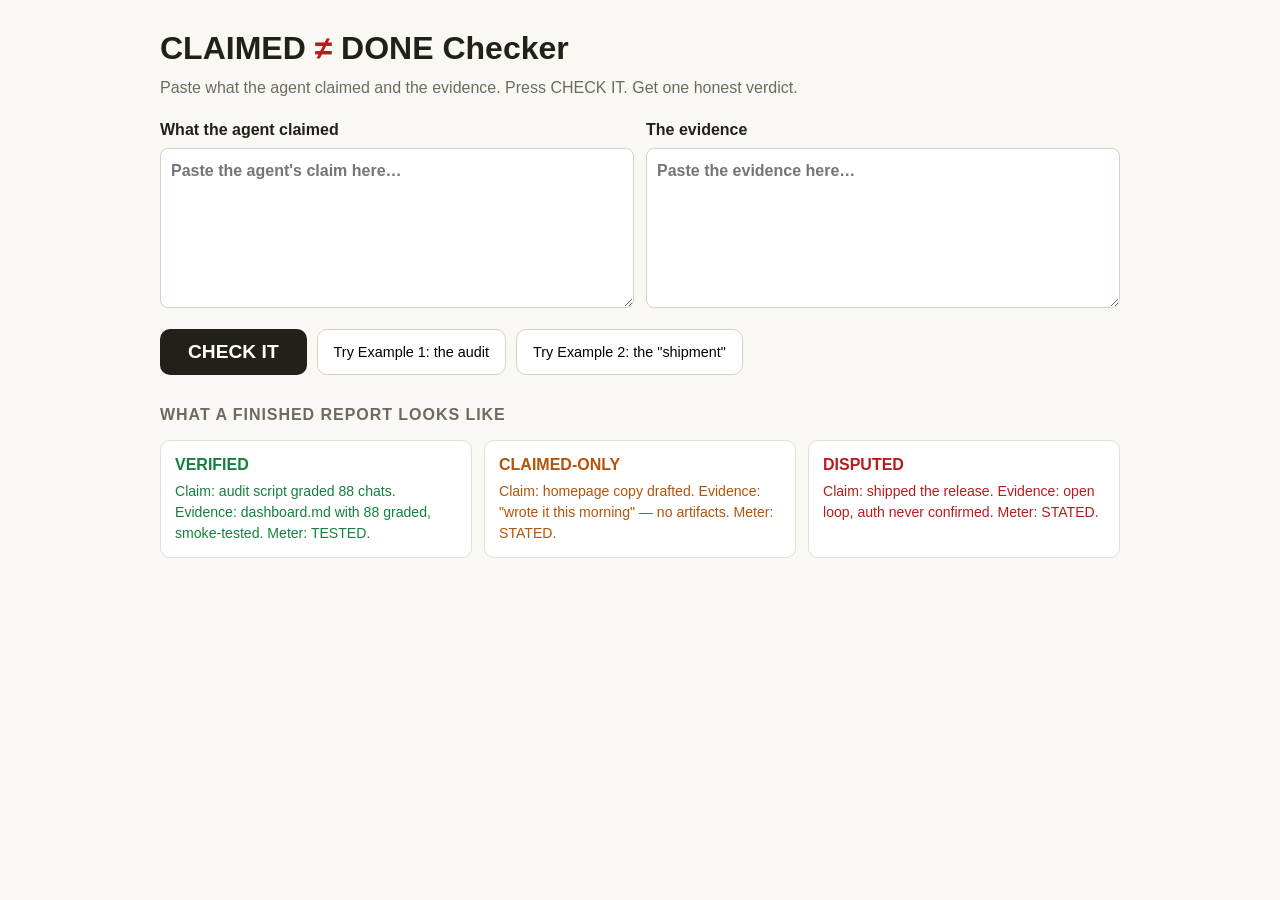
<file: index.html>
<!DOCTYPE html>
<html lang="en">
<head>
<meta charset="utf-8">
<meta name="viewport" content="width=device-width, initial-scale=1">
<title>CLAIMED ≠ DONE Checker</title>
<link rel="stylesheet" href="css/style.css">
</head>
<body>
<main>
  <h1>CLAIMED <span class="neq">≠</span> DONE Checker</h1>
  <p class="tag">Paste what the agent claimed and the evidence. Press CHECK IT. Get one honest verdict.</p>
  <div class="boxes">
    <label>What the agent claimed<textarea id="claimBox" placeholder="Paste the agent's claim here…"></textarea></label>
    <label>The evidence<textarea id="evidenceBox" placeholder="Paste the evidence here…"></textarea></label>
  </div>
  <div class="actions">
    <button id="checkBtn" type="button">CHECK IT</button>
    <button class="exampleBtn" type="button" data-example="0">Try Example 1: the audit</button>
    <button class="exampleBtn" type="button" data-example="1">Try Example 2: the "shipment"</button>
  </div>
  <section id="verdictCard" hidden>
    <p id="verdictWord"></p>
    <p id="line1"></p>
    <p id="line2"></p>
    <ul id="checklistEl"></ul>
    <div id="meterEl" class="meter"></div>
    <p id="stampEl" class="stamp"></p>
  </section>
  <section class="samples">
    <h2>What a finished report looks like</h2>
    <div class="sampleGrid">
      <article class="sample v-VERIFIED"><b>VERIFIED</b><span>Claim: audit script graded 88 chats. Evidence: dashboard.md with 88 graded, smoke-tested. Meter: TESTED.</span></article>
      <article class="sample v-CLAIMED-ONLY"><b>CLAIMED-ONLY</b><span>Claim: homepage copy drafted. Evidence: "wrote it this morning" — no artifacts. Meter: STATED.</span></article>
      <article class="sample v-DISPUTED"><b>DISPUTED</b><span>Claim: shipped the release. Evidence: open loop, auth never confirmed. Meter: STATED.</span></article>
    </div>
  </section>
</main>
<script src="js/engine.js"></script>
<script src="js/stamp.js"></script>
<script src="js/examples.js"></script>
<script src="js/adapters/registry.js"></script>
<script src="js/app.js"></script>
</body>
</html>
</file>
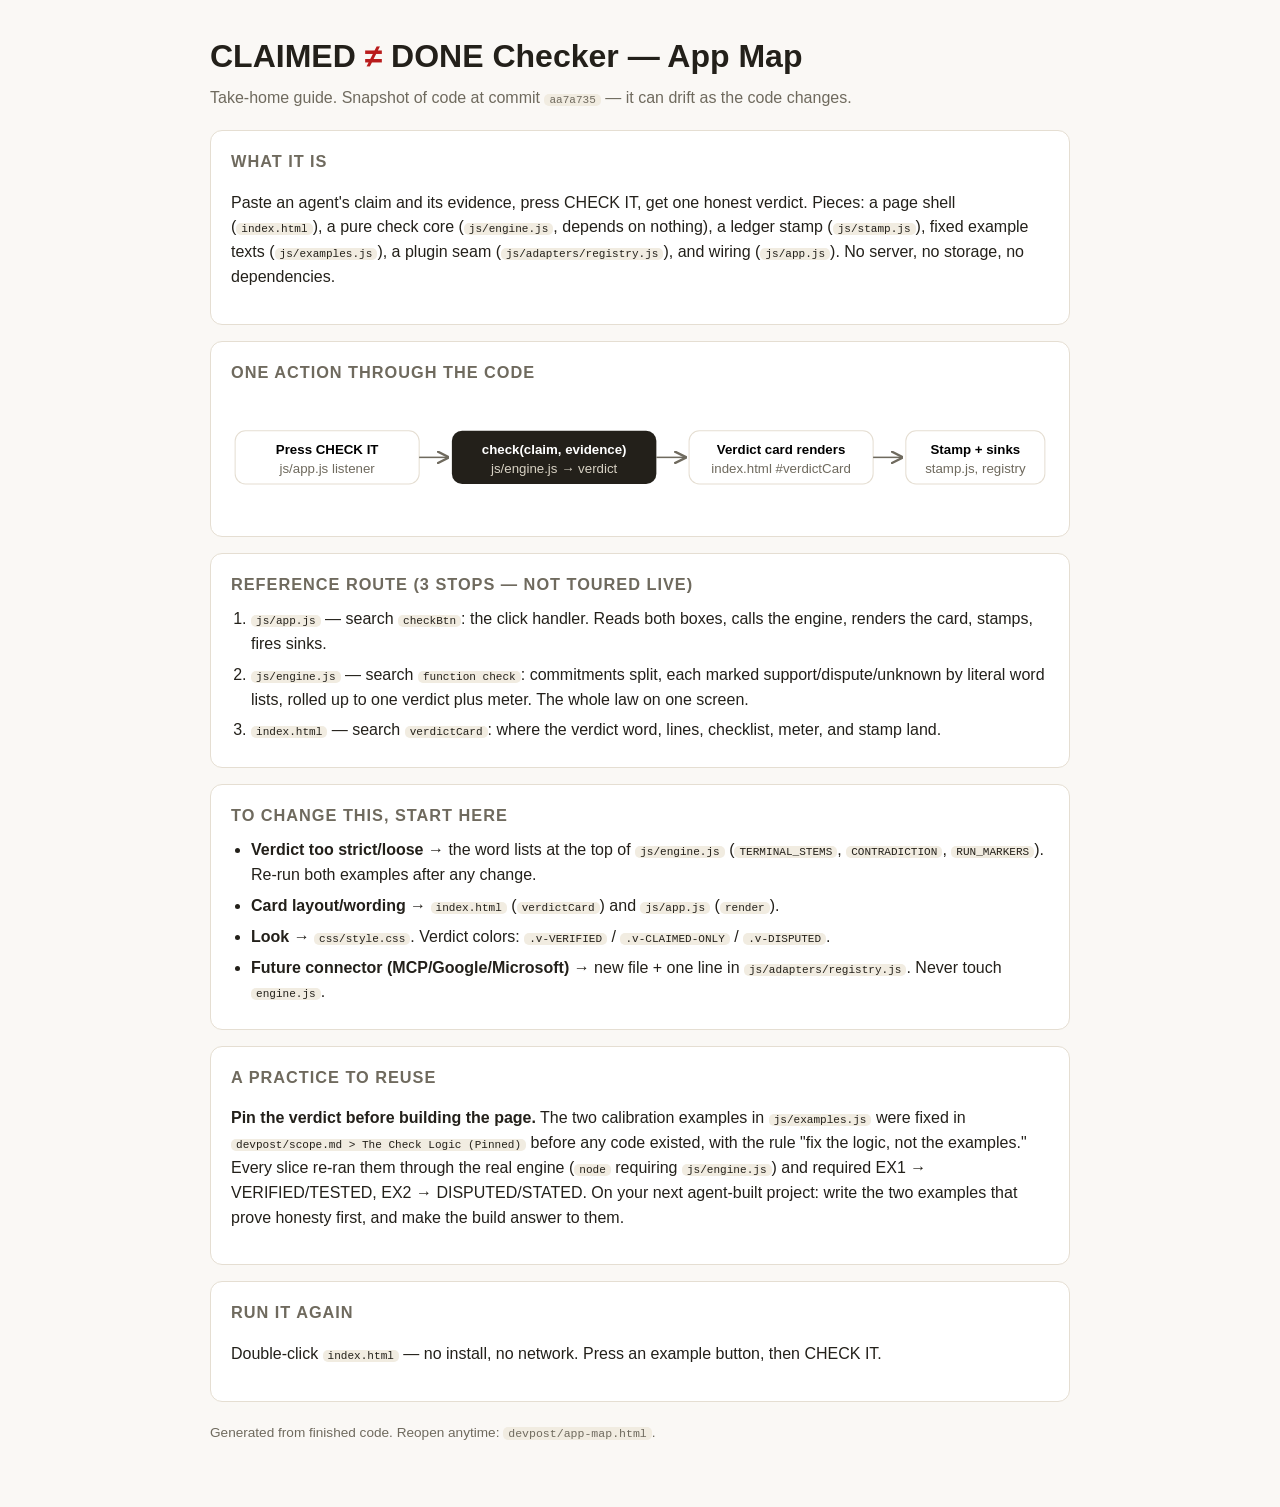
<file: devpost/app-map.html>
<!DOCTYPE html>
<html lang="en">
<head>
<meta charset="utf-8">
<meta name="viewport" content="width=device-width, initial-scale=1">
<title>Checker — App Map</title>
<style>
  :root { --bg:#FAF8F5; --ink:#23201a; --muted:#6f6a5e; --green:#15803d; --amber:#b45309; --red:#b91c1c; --card:#fff; --line:#e5ded2; }
  * { box-sizing: border-box; }
  body { background: var(--bg); color: var(--ink); font-family: -apple-system, "Segoe UI", Roboto, Helvetica, Arial, sans-serif; margin: 0; padding: 32px 20px 64px; line-height: 1.55; }
  main { max-width: 860px; margin: 0 auto; }
  h1 { margin: 0 0 4px; } h1 .neq { color: var(--red); }
  .sub { color: var(--muted); margin: 0 0 20px; }
  section { background: var(--card); border: 1px solid var(--line); border-radius: 12px; padding: 18px 20px; margin: 0 0 16px; }
  section h2 { font-size: 1.02rem; text-transform: uppercase; letter-spacing: .06em; color: var(--muted); margin: 0 0 10px; }
  svg.flow { width: 100%; height: auto; display: block; }
  code { background: #f1ece1; padding: 0 5px; border-radius: 5px; font-size: .85em; }
  ol, ul { margin: 8px 0 4px; padding-left: 20px; }
  li { margin: 6px 0; }
  footer { color: var(--muted); font-size: .85rem; margin-top: 20px; }
</style>
</head>
<body>
<main>
  <h1>CLAIMED <span class="neq">≠</span> DONE Checker — App Map</h1>
  <p class="sub">Take-home guide. Snapshot of code at commit <code>aa7a735</code> — it can drift as the code changes.</p>

  <section>
    <h2>What it is</h2>
    <p>Paste an agent's claim and its evidence, press CHECK IT, get one honest verdict. Pieces: a page shell (<code>index.html</code>), a pure check core (<code>js/engine.js</code>, depends on nothing), a ledger stamp (<code>js/stamp.js</code>), fixed example texts (<code>js/examples.js</code>), a plugin seam (<code>js/adapters/registry.js</code>), and wiring (<code>js/app.js</code>). No server, no storage, no dependencies.</p>
  </section>

  <section>
    <h2>One action through the code</h2>
    <svg class="flow" viewBox="0 0 800 120" role="img" aria-label="Press check it in app.js, engine check returns verdict, card renders in index.html">
      <defs><marker id="a" markerWidth="8" markerHeight="8" refX="7" refY="4" orient="auto"><path d="M0,0 L8,4 L0,8" fill="none" stroke="#6f6a5e" stroke-width="1.5"/></marker></defs>
      <g font-size="13" text-anchor="middle">
        <rect x="4" y="35" width="180" height="52" rx="10" fill="#fff" stroke="#e5ded2"/><text x="94" y="58" font-weight="bold">Press CHECK IT</text><text x="94" y="76" fill="#6f6a5e">js/app.js listener</text>
        <line x1="184" y1="61" x2="212" y2="61" stroke="#6f6a5e" stroke-width="1.5" marker-end="url(#a)"/>
        <rect x="216" y="35" width="200" height="52" rx="10" fill="#23201a"/><text x="316" y="58" fill="#fff" font-weight="bold">check(claim, evidence)</text><text x="316" y="76" fill="#d8d2c4">js/engine.js → verdict</text>
        <line x1="416" y1="61" x2="444" y2="61" stroke="#6f6a5e" stroke-width="1.5" marker-end="url(#a)"/>
        <rect x="448" y="35" width="180" height="52" rx="10" fill="#fff" stroke="#e5ded2"/><text x="538" y="58" font-weight="bold">Verdict card renders</text><text x="538" y="76" fill="#6f6a5e">index.html #verdictCard</text>
        <line x1="628" y1="61" x2="656" y2="61" stroke="#6f6a5e" stroke-width="1.5" marker-end="url(#a)"/>
        <rect x="660" y="35" width="136" height="52" rx="10" fill="#fff" stroke="#e5ded2"/><text x="728" y="58" font-weight="bold">Stamp + sinks</text><text x="728" y="76" fill="#6f6a5e">stamp.js, registry</text>
      </g>
    </svg>
  </section>

  <section>
    <h2>Reference route (3 stops — not toured live)</h2>
    <ol>
      <li><code>js/app.js</code> — search <code>checkBtn</code>: the click handler. Reads both boxes, calls the engine, renders the card, stamps, fires sinks.</li>
      <li><code>js/engine.js</code> — search <code>function check</code>: commitments split, each marked support/dispute/unknown by literal word lists, rolled up to one verdict plus meter. The whole law on one screen.</li>
      <li><code>index.html</code> — search <code>verdictCard</code>: where the verdict word, lines, checklist, meter, and stamp land.</li>
    </ol>
  </section>

  <section>
    <h2>To change this, start here</h2>
    <ul>
      <li><b>Verdict too strict/loose</b> → the word lists at the top of <code>js/engine.js</code> (<code>TERMINAL_STEMS</code>, <code>CONTRADICTION</code>, <code>RUN_MARKERS</code>). Re-run both examples after any change.</li>
      <li><b>Card layout/wording</b> → <code>index.html</code> (<code>verdictCard</code>) and <code>js/app.js</code> (<code>render</code>).</li>
      <li><b>Look</b> → <code>css/style.css</code>. Verdict colors: <code>.v-VERIFIED</code> / <code>.v-CLAIMED-ONLY</code> / <code>.v-DISPUTED</code>.</li>
      <li><b>Future connector (MCP/Google/Microsoft)</b> → new file + one line in <code>js/adapters/registry.js</code>. Never touch <code>engine.js</code>.</li>
    </ul>
  </section>

  <section>
    <h2>A practice to reuse</h2>
    <p><b>Pin the verdict before building the page.</b> The two calibration examples in <code>js/examples.js</code> were fixed in <code>devpost/scope.md &gt; The Check Logic (Pinned)</code> before any code existed, with the rule "fix the logic, not the examples." Every slice re-ran them through the real engine (<code>node</code> requiring <code>js/engine.js</code>) and required EX1 → VERIFIED/TESTED, EX2 → DISPUTED/STATED. On your next agent-built project: write the two examples that prove honesty first, and make the build answer to them.</p>
  </section>

  <section>
    <h2>Run it again</h2>
    <p>Double-click <code>index.html</code> — no install, no network. Press an example button, then CHECK IT.</p>
  </section>

  <footer>Generated from finished code. Reopen anytime: <code>devpost/app-map.html</code>.</footer>
</main>
</body>
</html>
</file>
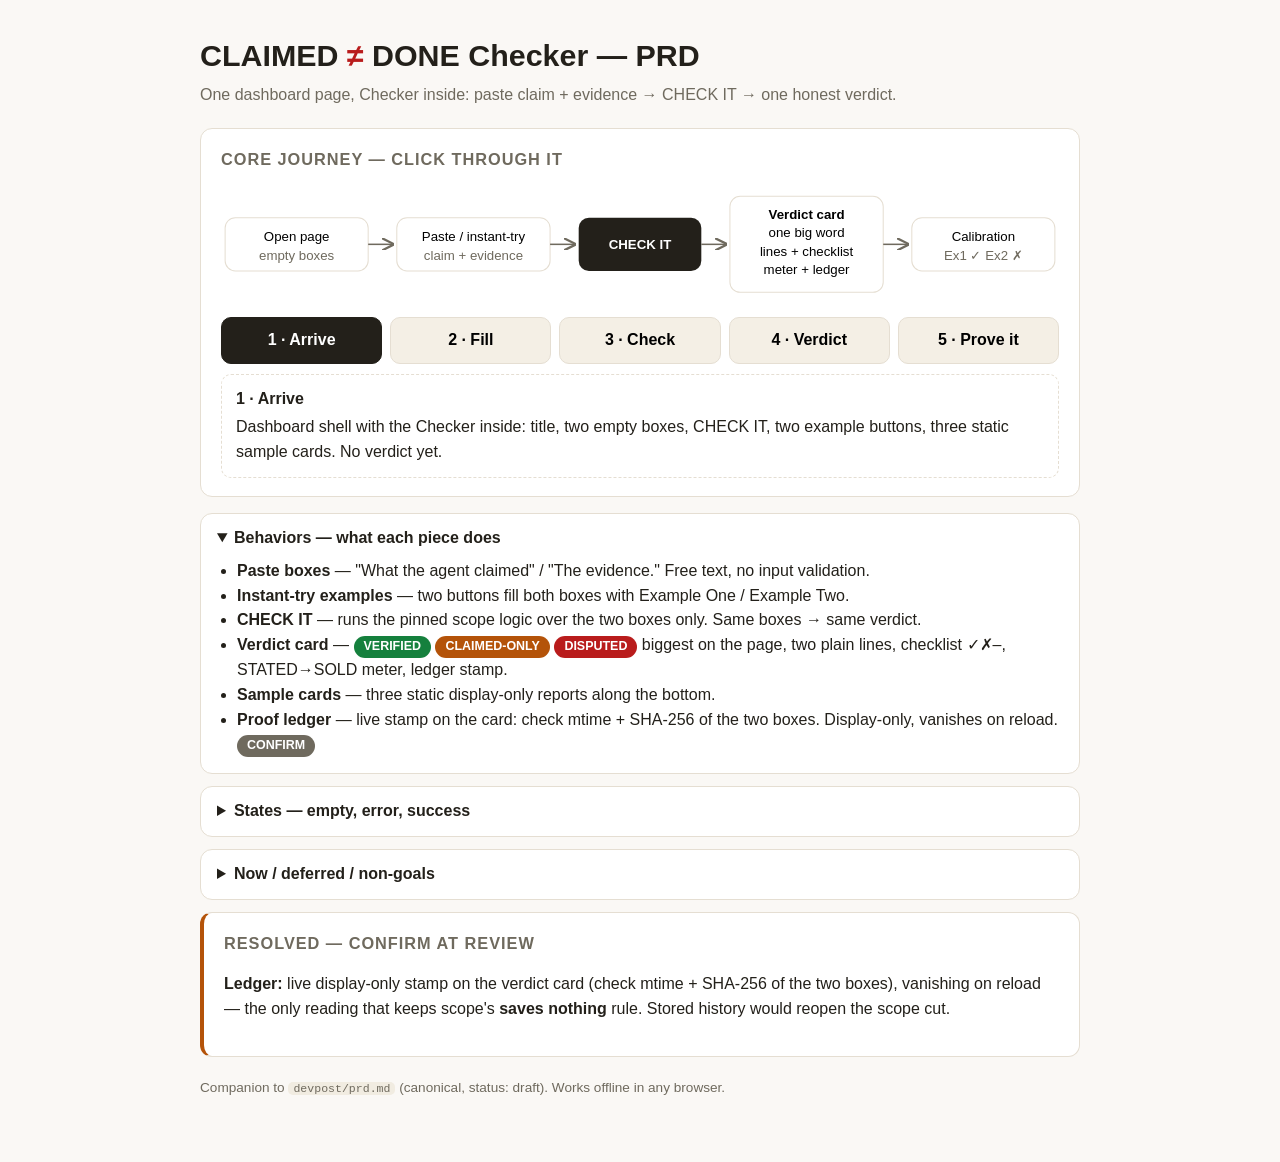
<file: devpost/prd.html>
<!DOCTYPE html>
<html lang="en">
<head>
<meta charset="utf-8">
<meta name="viewport" content="width=device-width, initial-scale=1">
<title>Checker — PRD</title>
<style>
  :root { --bg:#FAF8F5; --ink:#23201a; --muted:#6f6a5e; --green:#15803d; --amber:#b45309; --red:#b91c1c; --card:#fff; --line:#e5ded2; }
  * { box-sizing: border-box; }
  body { background: var(--bg); color: var(--ink); font-family: -apple-system, "Segoe UI", Roboto, Helvetica, Arial, sans-serif; margin: 0; padding: 32px 20px 64px; line-height: 1.55; }
  main { max-width: 880px; margin: 0 auto; }
  h1 { font-size: 1.9rem; margin: 0 0 4px; }
  h1 .neq { color: var(--red); }
  .one-line { color: var(--muted); margin: 0 0 20px; }
  section { background: var(--card); border: 1px solid var(--line); border-radius: 12px; padding: 18px 20px; margin: 0 0 16px; }
  section h2 { font-size: 1.02rem; text-transform: uppercase; letter-spacing: .06em; color: var(--muted); margin: 0 0 10px; }
  svg.flow { width: 100%; height: auto; display: block; }
  .steps { display: flex; gap: 8px; margin: 12px 0 4px; flex-wrap: wrap; }
  .steps button { flex: 1 1 120px; border: 1px solid var(--line); background: #f4efe5; border-radius: 10px; padding: 10px; cursor: pointer; font: inherit; font-weight: 700; }
  .steps button.on { background: var(--ink); color: #fff; border-color: var(--ink); }
  #stepbody { border: 1px dashed var(--line); border-radius: 10px; padding: 12px 14px; margin-top: 10px; min-height: 76px; }
  #stepbody b { display: block; margin-bottom: 4px; }
  details { background: var(--card); border: 1px solid var(--line); border-radius: 12px; padding: 12px 16px; margin: 0 0 12px; }
  summary { cursor: pointer; font-weight: 700; }
  details ul { margin: 8px 0 4px; padding-left: 20px; }
  .pill { display: inline-block; border-radius: 999px; padding: 1px 10px; font-size: .78rem; font-weight: 700; color: #fff; }
  .g { background: var(--green); } .a { background: var(--amber); } .r { background: var(--red); } .n { background: var(--muted); }
  .open { border-left: 4px solid var(--amber); }
  footer { color: var(--muted); font-size: .85rem; margin-top: 20px; }
  code { background: #f1ece1; padding: 0 5px; border-radius: 5px; font-size: .85em; }
</style>
</head>
<body>
<main>
  <h1>CLAIMED <span class="neq">≠</span> DONE Checker — PRD</h1>
  <p class="one-line">One dashboard page, Checker inside: paste claim + evidence → CHECK IT → one honest verdict.</p>

  <section>
    <h2>Core journey — click through it</h2>
    <svg class="flow" viewBox="0 0 820 120" role="img" aria-label="Journey: open page, fill boxes, press check it, read verdict card, calibration examples pass">
      <defs><marker id="a" markerWidth="8" markerHeight="8" refX="7" refY="4" orient="auto"><path d="M0,0 L8,4 L0,8" fill="none" stroke="#6f6a5e" stroke-width="1.5"/></marker></defs>
      <g font-size="13" text-anchor="middle">
        <rect x="4" y="35" width="140" height="52" rx="10" fill="#fff" stroke="#e5ded2"/><text x="74" y="58">Open page</text><text x="74" y="76" fill="#6f6a5e">empty boxes</text>
        <line x1="144" y1="61" x2="168" y2="61" stroke="#6f6a5e" stroke-width="1.5" marker-end="url(#a)"/>
        <rect x="172" y="35" width="150" height="52" rx="10" fill="#fff" stroke="#e5ded2"/><text x="247" y="58">Paste / instant-try</text><text x="247" y="76" fill="#6f6a5e">claim + evidence</text>
        <line x1="322" y1="61" x2="346" y2="61" stroke="#6f6a5e" stroke-width="1.5" marker-end="url(#a)"/>
        <rect x="350" y="35" width="120" height="52" rx="10" fill="#23201a"/><text x="410" y="66" fill="#fff" font-weight="bold">CHECK IT</text>
        <line x1="470" y1="61" x2="494" y2="61" stroke="#6f6a5e" stroke-width="1.5" marker-end="url(#a)"/>
        <rect x="498" y="14" width="150" height="94" rx="10" fill="#fff" stroke="#e5ded2"/><text x="573" y="36" font-weight="bold">Verdict card</text><text x="573" y="54">one big word</text><text x="573" y="72">lines + checklist</text><text x="573" y="90">meter + ledger</text>
        <line x1="648" y1="61" x2="672" y2="61" stroke="#6f6a5e" stroke-width="1.5" marker-end="url(#a)"/>
        <rect x="676" y="35" width="140" height="52" rx="10" fill="#fff" stroke="#e5ded2"/><text x="746" y="58">Calibration</text><text x="746" y="76" fill="#6f6a5e">Ex1 ✓ Ex2 ✗</text>
      </g>
    </svg>
    <div class="steps">
      <button data-s="0" class="on">1 · Arrive</button>
      <button data-s="1">2 · Fill</button>
      <button data-s="2">3 · Check</button>
      <button data-s="3">4 · Verdict</button>
      <button data-s="4">5 · Prove it</button>
    </div>
    <div id="stepbody"><b>1 · Arrive</b>Dashboard shell with the Checker inside: title, two empty boxes, CHECK IT, two example buttons, three static sample cards. No verdict yet.</div>
  </section>

  <details open>
    <summary>Behaviors — what each piece does</summary>
    <ul>
      <li><b>Paste boxes</b> — "What the agent claimed" / "The evidence." Free text, no input validation.</li>
      <li><b>Instant-try examples</b> — two buttons fill both boxes with Example One / Example Two.</li>
      <li><b>CHECK IT</b> — runs the pinned scope logic over the two boxes only. Same boxes → same verdict.</li>
      <li><b>Verdict card</b> — <span class="pill g">VERIFIED</span> <span class="pill a">CLAIMED-ONLY</span> <span class="pill r">DISPUTED</span> biggest on the page, two plain lines, checklist ✓✗–, STATED→SOLD meter, ledger stamp.</li>
      <li><b>Sample cards</b> — three static display-only reports along the bottom.</li>
      <li><b>Proof ledger</b> — live stamp on the card: check mtime + SHA-256 of the two boxes. Display-only, vanishes on reload. <span class="pill n">CONFIRM</span></li>
    </ul>
  </details>

  <details>
    <summary>States — empty, error, success</summary>
    <ul>
      <li><b>First use:</b> empty boxes, no card. <span class="pill n">ASSUMPTION</span> card appears only after first check.</li>
      <li><b>Empty + CHECK IT:</b> <span class="pill n">ASSUMPTION</span> CLAIMED-ONLY with empty checklist.</li>
      <li><b>Success:</b> one of the three verdicts, full card. Calibration: Ex1 → VERIFIED/TESTED, Ex2 → DISPUTED/STATED.</li>
      <li><b>Persists:</b> nothing — unless the ledger answer changes it.</li>
    </ul>
  </details>

  <details>
    <summary>Now / deferred / non-goals</summary>
    <ul>
      <li><b>Now:</b> one dashboard page, Checker inside, pinned logic, calibration passing.</li>
      <li><b>Deferred:</b> working group chat + seats + whiteboard, agent purposes (call/text/email/market/book), accounts, history, AI judgment.</li>
      <li><b>Shell direction:</b> one clean group chat; every agent its own color and shape — its own star.</li>
      <li><b>Non-goals:</b> 3D walkthrough, scores/percentages, legal proof.</li>
    </ul>
  </details>

  <section class="open">
    <h2>Resolved — confirm at review</h2>
    <p><b>Ledger:</b> live display-only stamp on the verdict card (check mtime + SHA-256 of the two boxes), vanishing on reload — the only reading that keeps scope's <b>saves nothing</b> rule. Stored history would reopen the scope cut.</p>
  </section>

  <footer>Companion to <code>devpost/prd.md</code> (canonical, status: draft). Works offline in any browser.</footer>
</main>
<script>
  var steps = [
    ["1 · Arrive", "Dashboard shell with the Checker inside: title, two empty boxes, CHECK IT, two example buttons, three static sample cards. No verdict yet."],
    ["2 · Fill", "Paste claim + evidence, or press an instant-try button to fill both boxes with a full example."],
    ["3 · Check", "CHECK IT runs the pinned logic: split claim into commitments, mark each ✓/✗/–, roll up to one verdict, fill the meter."],
    ["4 · Verdict", "Giant card: verdict word biggest in green/amber/red, two plain lines, checklist, meter, ledger stamp."],
    ["5 · Prove it", "Calibration lock: Example One → VERIFIED at TESTED. Example Two → DISPUTED at STATED. The demo."]
  ];
  var btns = document.querySelectorAll(".steps button"), body = document.getElementById("stepbody");
  btns.forEach(function (b) {
    b.addEventListener("click", function () {
      btns.forEach(function (x) { x.classList.remove("on"); });
      b.classList.add("on");
      var s = steps[+b.dataset.s];
      body.innerHTML = "<b>" + s[0] + "</b>" + s[1];
    });
  });
</script>
</body>
</html>
</file>
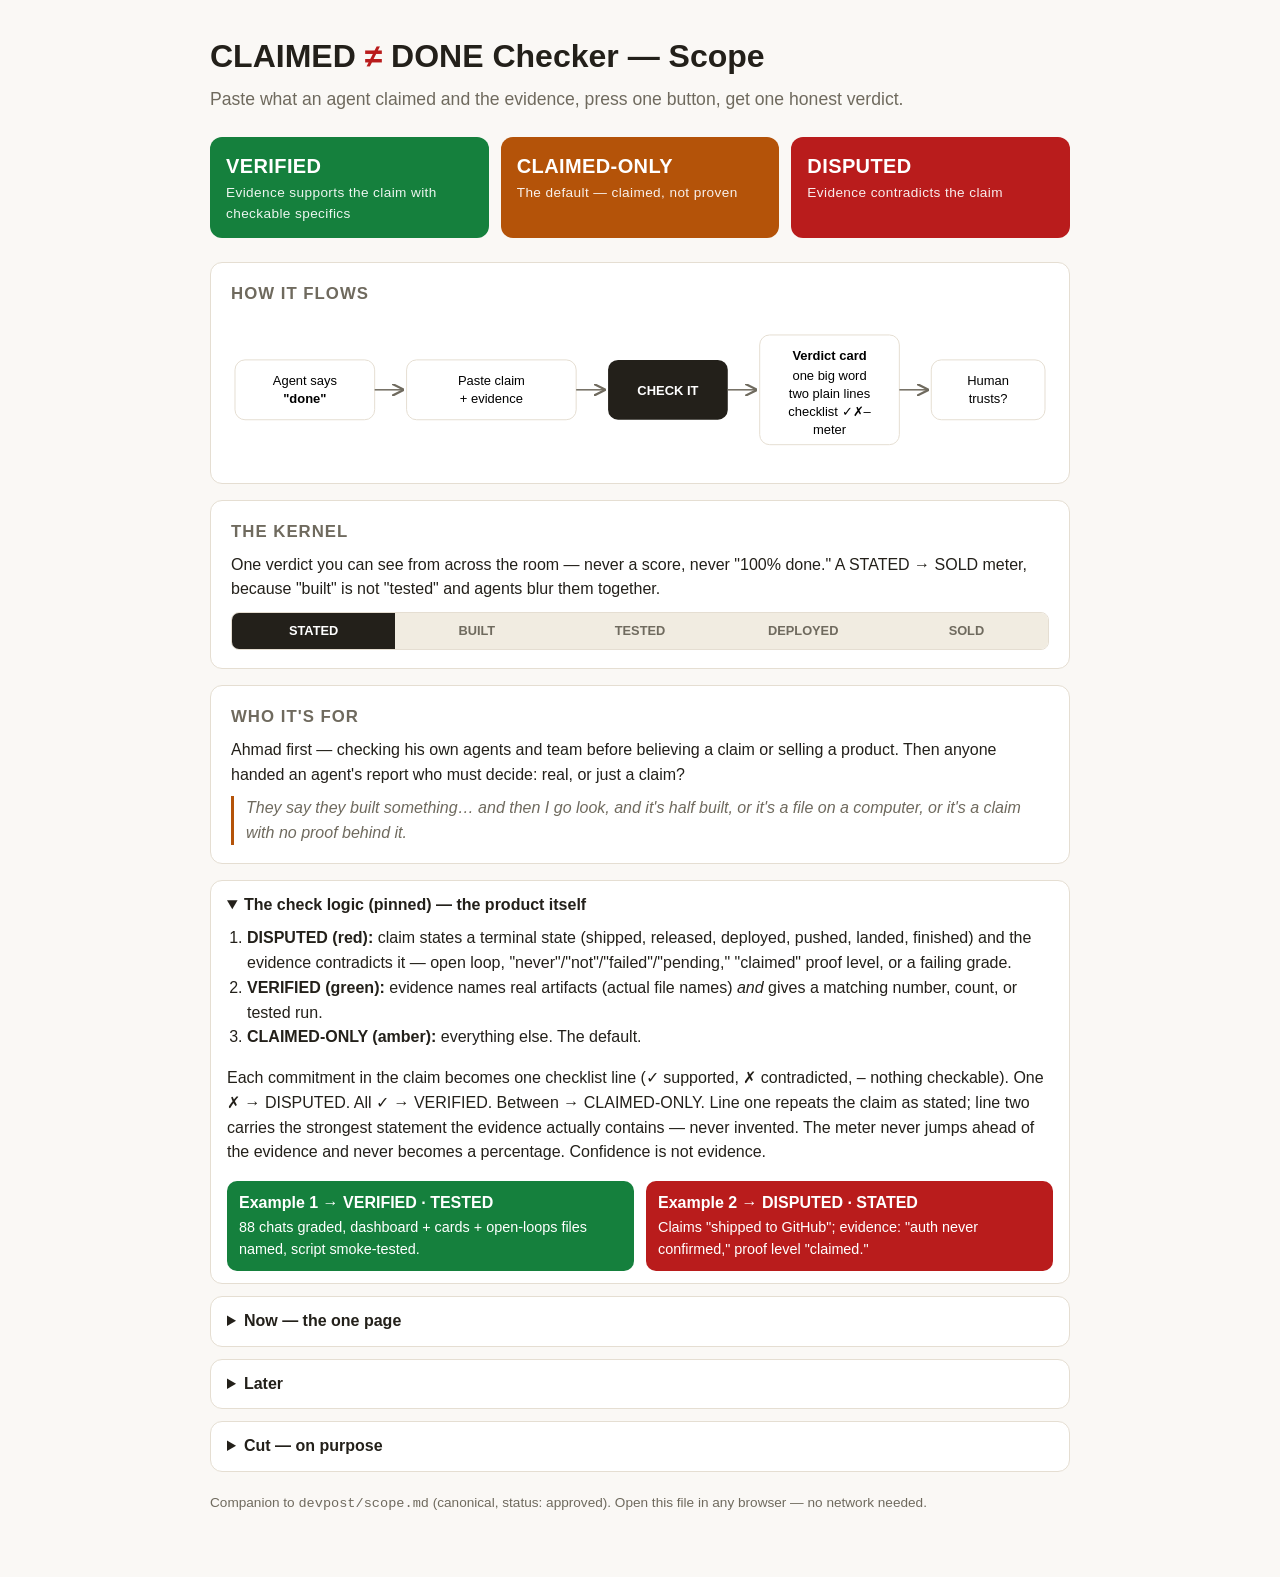
<file: devpost/scope.html>
<!DOCTYPE html>
<html lang="en">
<head>
<meta charset="utf-8">
<meta name="viewport" content="width=device-width, initial-scale=1">
<title>CLAIMED ≠ DONE Checker — Scope</title>
<style>
  :root { --bg:#FAF8F5; --ink:#23201a; --muted:#6f6a5e; --green:#15803d; --amber:#b45309; --red:#b91c1c; --card:#fff; --line:#e5ded2; }
  * { box-sizing: border-box; }
  body { background: var(--bg); color: var(--ink); font-family: -apple-system, "Segoe UI", Roboto, Helvetica, Arial, sans-serif; margin: 0; padding: 32px 20px 64px; line-height: 1.55; }
  main { max-width: 860px; margin: 0 auto; }
  h1 { font-size: 2rem; margin: 0 0 4px; }
  h1 .neq { color: var(--red); }
  .one-line { color: var(--muted); font-size: 1.1rem; margin: 0 0 24px; }
  .verdicts { display: flex; gap: 12px; flex-wrap: wrap; margin: 0 0 24px; }
  .verdict { flex: 1 1 200px; border-radius: 12px; padding: 14px 16px; color: #fff; font-weight: 700; font-size: 1.25rem; letter-spacing: .02em; }
  .verdict small { display: block; font-weight: 400; font-size: .85rem; opacity: .92; }
  .v { background: var(--green); } .c { background: var(--amber); } .d { background: var(--red); }
  section { background: var(--card); border: 1px solid var(--line); border-radius: 12px; padding: 18px 20px; margin: 0 0 16px; }
  section h2 { font-size: 1.05rem; text-transform: uppercase; letter-spacing: .06em; color: var(--muted); margin: 0 0 8px; }
  section p { margin: 0 0 8px; }
  blockquote { margin: 8px 0 0; padding-left: 12px; border-left: 3px solid var(--amber); color: var(--muted); font-style: italic; }
  svg.flow { width: 100%; height: auto; display: block; }
  details { background: var(--card); border: 1px solid var(--line); border-radius: 12px; padding: 12px 16px; margin: 0 0 12px; }
  summary { cursor: pointer; font-weight: 700; }
  details ol, details ul { margin: 8px 0 4px; padding-left: 20px; }
  .meter { display: flex; gap: 0; margin-top: 10px; border-radius: 8px; overflow: hidden; border: 1px solid var(--line); font-size: .8rem; font-weight: 700; text-align: center; }
  .meter span { flex: 1; padding: 8px 4px; background: #f1ece1; color: var(--muted); }
  .meter span.hit { background: var(--ink); color: #fff; }
  .cal { display: grid; grid-template-columns: 1fr 1fr; gap: 12px; margin-top: 8px; }
  .cal div { border-radius: 10px; padding: 10px 12px; color: #fff; font-size: .9rem; }
  .cal b { display: block; font-size: 1rem; }
  footer { color: var(--muted); font-size: .85rem; margin-top: 20px; }
</style>
</head>
<body>
<main>
  <h1>CLAIMED <span class="neq">≠</span> DONE Checker — Scope</h1>
  <p class="one-line">Paste what an agent claimed and the evidence, press one button, get one honest verdict.</p>

  <div class="verdicts">
    <div class="verdict v">VERIFIED<small>Evidence supports the claim with checkable specifics</small></div>
    <div class="verdict c">CLAIMED-ONLY<small>The default — claimed, not proven</small></div>
    <div class="verdict d">DISPUTED<small>Evidence contradicts the claim</small></div>
  </div>

  <section>
    <h2>How it flows</h2>
    <svg class="flow" viewBox="0 0 820 150" role="img" aria-label="Flow: agent says done, human pastes claim and evidence, presses check it, reads verdict card and meter">
      <defs><marker id="a" markerWidth="8" markerHeight="8" refX="7" refY="4" orient="auto"><path d="M0,0 L8,4 L0,8" fill="none" stroke="#6f6a5e" stroke-width="1.5"/></marker></defs>
      <g font-family="inherit" font-size="13" text-anchor="middle">
        <rect x="4" y="45" width="140" height="60" rx="10" fill="#fff" stroke="#e5ded2"/>
        <text x="74" y="70">Agent says</text><text x="74" y="88" font-weight="bold">"done"</text>
        <line x1="144" y1="75" x2="172" y2="75" stroke="#6f6a5e" stroke-width="1.5" marker-end="url(#a)"/>
        <rect x="176" y="45" width="170" height="60" rx="10" fill="#fff" stroke="#e5ded2"/>
        <text x="261" y="70">Paste claim</text><text x="261" y="88">+ evidence</text>
        <line x1="346" y1="75" x2="374" y2="75" stroke="#6f6a5e" stroke-width="1.5" marker-end="url(#a)"/>
        <rect x="378" y="45" width="120" height="60" rx="10" fill="#23201a"/>
        <text x="438" y="80" fill="#fff" font-weight="bold">CHECK IT</text>
        <line x1="498" y1="75" x2="526" y2="75" stroke="#6f6a5e" stroke-width="1.5" marker-end="url(#a)"/>
        <rect x="530" y="20" width="140" height="110" rx="10" fill="#fff" stroke="#e5ded2"/>
        <text x="600" y="45" font-weight="bold">Verdict card</text>
        <text x="600" y="65">one big word</text><text x="600" y="83">two plain lines</text><text x="600" y="101">checklist ✓✗–</text><text x="600" y="119">meter</text>
        <line x1="670" y1="75" x2="698" y2="75" stroke="#6f6a5e" stroke-width="1.5" marker-end="url(#a)"/>
        <rect x="702" y="45" width="114" height="60" rx="10" fill="#fff" stroke="#e5ded2"/>
        <text x="759" y="70">Human</text><text x="759" y="88">trusts?</text>
      </g>
    </svg>
  </section>

  <section>
    <h2>The kernel</h2>
    <p>One verdict you can see from across the room — never a score, never "100% done." A STATED → SOLD meter, because "built" is not "tested" and agents blur them together.</p>
    <div class="meter"><span class="hit">STATED</span><span>BUILT</span><span>TESTED</span><span>DEPLOYED</span><span>SOLD</span></div>
  </section>

  <section>
    <h2>Who it's for</h2>
    <p>Ahmad first — checking his own agents and team before believing a claim or selling a product. Then anyone handed an agent's report who must decide: real, or just a claim?</p>
    <blockquote>They say they built something… and then I go look, and it's half built, or it's a file on a computer, or it's a claim with no proof behind it.</blockquote>
  </section>

  <details open>
    <summary>The check logic (pinned) — the product itself</summary>
    <ol>
      <li><b>DISPUTED (red):</b> claim states a terminal state (shipped, released, deployed, pushed, landed, finished) and the evidence contradicts it — open loop, "never"/"not"/"failed"/"pending," "claimed" proof level, or a failing grade.</li>
      <li><b>VERIFIED (green):</b> evidence names real artifacts (actual file names) <i>and</i> gives a matching number, count, or tested run.</li>
      <li><b>CLAIMED-ONLY (amber):</b> everything else. The default.</li>
    </ol>
    <p>Each commitment in the claim becomes one checklist line (✓ supported, ✗ contradicted, – nothing checkable). One ✗ → DISPUTED. All ✓ → VERIFIED. Between → CLAIMED-ONLY. Line one repeats the claim as stated; line two carries the strongest statement the evidence actually contains — never invented. The meter never jumps ahead of the evidence and never becomes a percentage. Confidence is not evidence.</p>
    <div class="cal">
      <div class="v"><b>Example 1 → VERIFIED · TESTED</b>88 chats graded, dashboard + cards + open-loops files named, script smoke-tested.</div>
      <div class="d"><b>Example 2 → DISPUTED · STATED</b>Claims "shipped to GitHub"; evidence: "auth never confirmed," proof level "claimed."</div>
    </div>
  </details>

  <details>
    <summary>Now — the one page</summary>
    <ul>
      <li>Two paste boxes, one CHECK IT button, one giant verdict card</li>
      <li>Two pre-loaded instant-try examples, three static sample report cards</li>
      <li>Deterministic visible check logic — the pinned rules above</li>
    </ul>
  </details>

  <details>
    <summary>Later</summary>
    <ul><li>Everything the law grows into — Showfront, the Closer, the harness. Not today.</li></ul>
  </details>

  <details>
    <summary>Cut — on purpose</summary>
    <ul>
      <li>No accounts, sign-in, database, saved history</li>
      <li>No extra pages, no settings</li>
      <li>No AI judgment, no legal proof — a visible check, not a courtroom</li>
    </ul>
  </details>

  <footer>Companion to <code>devpost/scope.md</code> (canonical, status: approved). Open this file in any browser — no network needed.</footer>
</main>
</body>
</html>
</file>
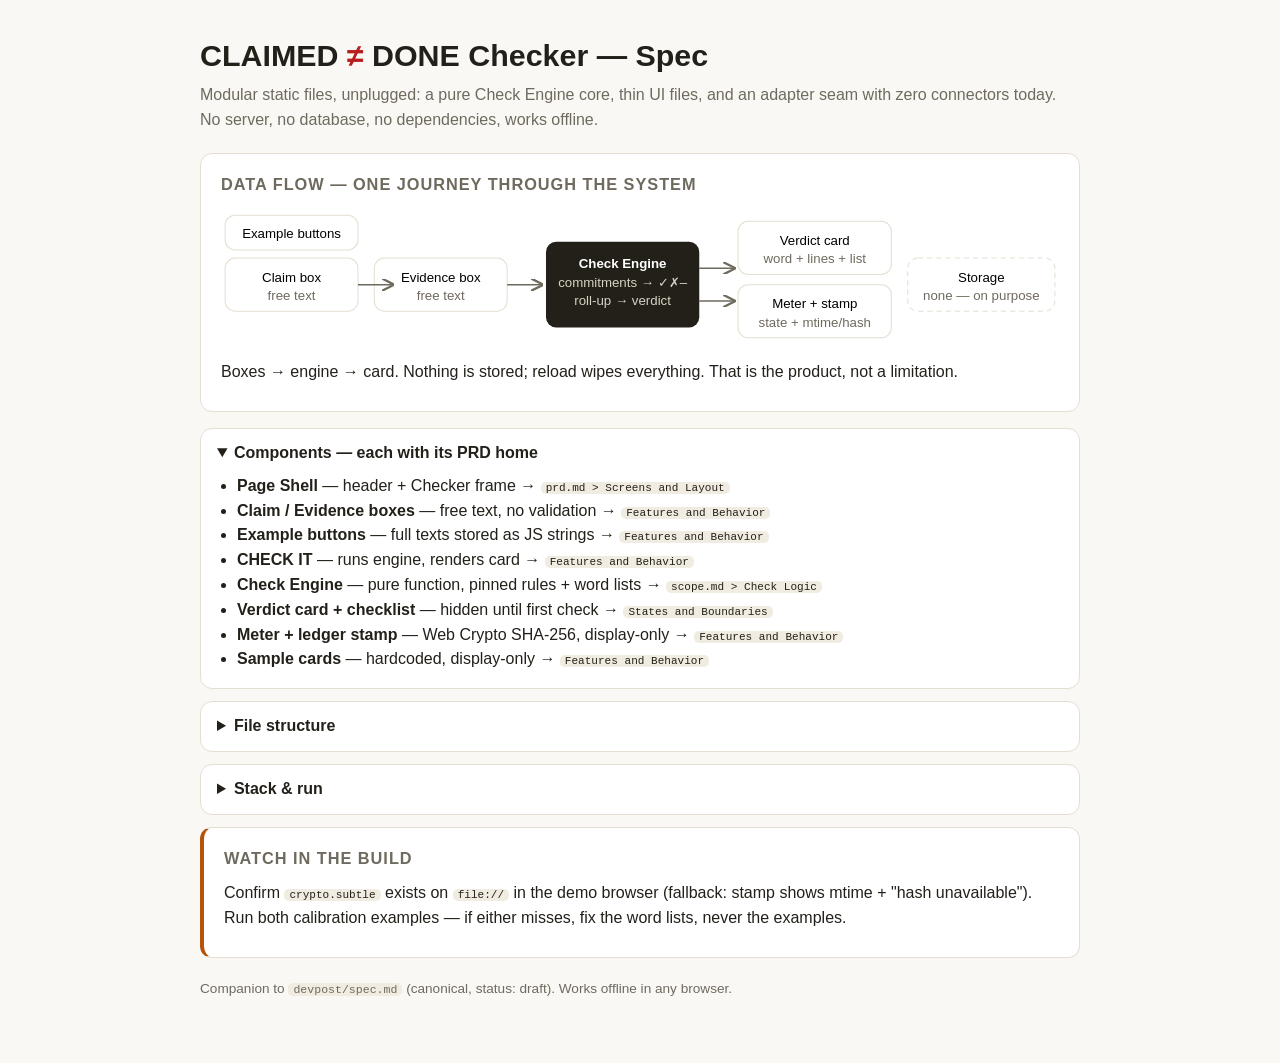
<file: devpost/spec.html>
<!DOCTYPE html>
<html lang="en">
<head>
<meta charset="utf-8">
<meta name="viewport" content="width=device-width, initial-scale=1">
<title>Checker — Spec</title>
<style>
  :root { --bg:#FAF8F5; --ink:#23201a; --muted:#6f6a5e; --green:#15803d; --amber:#b45309; --red:#b91c1c; --card:#fff; --line:#e5ded2; }
  * { box-sizing: border-box; }
  body { background: var(--bg); color: var(--ink); font-family: -apple-system, "Segoe UI", Roboto, Helvetica, Arial, sans-serif; margin: 0; padding: 32px 20px 64px; line-height: 1.55; }
  main { max-width: 880px; margin: 0 auto; }
  h1 { font-size: 1.9rem; margin: 0 0 4px; }
  h1 .neq { color: var(--red); }
  .one-line { color: var(--muted); margin: 0 0 20px; }
  section { background: var(--card); border: 1px solid var(--line); border-radius: 12px; padding: 18px 20px; margin: 0 0 16px; }
  section h2 { font-size: 1.02rem; text-transform: uppercase; letter-spacing: .06em; color: var(--muted); margin: 0 0 10px; }
  section p { margin: 0 0 8px; }
  svg.flow { width: 100%; height: auto; display: block; }
  details { background: var(--card); border: 1px solid var(--line); border-radius: 12px; padding: 12px 16px; margin: 0 0 12px; }
  summary { cursor: pointer; font-weight: 700; }
  details ul, details ol { margin: 8px 0 4px; padding-left: 20px; }
  pre { background: #23201a; color: #f4efe5; border-radius: 10px; padding: 14px 16px; overflow-x: auto; font-size: .85rem; }
  code { background: #f1ece1; padding: 0 5px; border-radius: 5px; font-size: .85em; }
  pre code { background: none; padding: 0; }
  .pill { display: inline-block; border-radius: 999px; padding: 1px 10px; font-size: .78rem; font-weight: 700; color: #fff; background: var(--muted); }
  .warn { border-left: 4px solid var(--amber); }
  footer { color: var(--muted); font-size: .85rem; margin-top: 20px; }
</style>
</head>
<body>
<main>
  <h1>CLAIMED <span class="neq">≠</span> DONE Checker — Spec</h1>
  <p class="one-line">Modular static files, unplugged: a pure Check Engine core, thin UI files, and an adapter seam with zero connectors today. No server, no database, no dependencies, works offline.</p>

  <section>
    <h2>Data flow — one journey through the system</h2>
    <svg class="flow" viewBox="0 0 820 150" role="img" aria-label="Boxes feed the check engine, engine feeds verdict card, meter and stamp">
      <defs><marker id="a" markerWidth="8" markerHeight="8" refX="7" refY="4" orient="auto"><path d="M0,0 L8,4 L0,8" fill="none" stroke="#6f6a5e" stroke-width="1.5"/></marker></defs>
      <g font-size="13" text-anchor="middle">
        <rect x="4" y="50" width="130" height="52" rx="10" fill="#fff" stroke="#e5ded2"/><text x="69" y="73">Claim box</text><text x="69" y="91" fill="#6f6a5e">free text</text>
        <rect x="4" y="8" width="130" height="34" rx="10" fill="#fff" stroke="#e5ded2"/><text x="69" y="30">Example buttons</text>
        <rect x="150" y="50" width="130" height="52" rx="10" fill="#fff" stroke="#e5ded2"/><text x="215" y="73">Evidence box</text><text x="215" y="91" fill="#6f6a5e">free text</text>
        <line x1="134" y1="76" x2="168" y2="76" stroke="#6f6a5e" stroke-width="1.5" marker-end="url(#a)"/>
        <line x1="280" y1="76" x2="314" y2="76" stroke="#6f6a5e" stroke-width="1.5" marker-end="url(#a)"/>
        <rect x="318" y="34" width="150" height="84" rx="10" fill="#23201a"/><text x="393" y="60" fill="#fff" font-weight="bold">Check Engine</text><text x="393" y="78" fill="#d8d2c4">commitments → ✓✗–</text><text x="393" y="96" fill="#d8d2c4">roll-up → verdict</text>
        <line x1="468" y1="60" x2="502" y2="60" stroke="#6f6a5e" stroke-width="1.5" marker-end="url(#a)"/>
        <line x1="468" y1="92" x2="502" y2="92" stroke="#6f6a5e" stroke-width="1.5" marker-end="url(#a)"/>
        <rect x="506" y="14" width="150" height="52" rx="10" fill="#fff" stroke="#e5ded2"/><text x="581" y="37">Verdict card</text><text x="581" y="55" fill="#6f6a5e">word + lines + list</text>
        <rect x="506" y="76" width="150" height="52" rx="10" fill="#fff" stroke="#e5ded2"/><text x="581" y="99">Meter + stamp</text><text x="581" y="117" fill="#6f6a5e">state + mtime/hash</text>
        <rect x="672" y="50" width="144" height="52" rx="10" fill="#fff" stroke="#e5ded2" stroke-dasharray="5 4"/><text x="744" y="73">Storage</text><text x="744" y="91" fill="#6f6a5e">none — on purpose</text>
      </g>
    </svg>
    <p>Boxes → engine → card. Nothing is stored; reload wipes everything. That is the product, not a limitation.</p>
  </section>

  <details open>
    <summary>Components — each with its PRD home</summary>
    <ul>
      <li><b>Page Shell</b> — header + Checker frame → <code>prd.md &gt; Screens and Layout</code></li>
      <li><b>Claim / Evidence boxes</b> — free text, no validation → <code>Features and Behavior</code></li>
      <li><b>Example buttons</b> — full texts stored as JS strings → <code>Features and Behavior</code></li>
      <li><b>CHECK IT</b> — runs engine, renders card → <code>Features and Behavior</code></li>
      <li><b>Check Engine</b> — pure function, pinned rules + word lists → <code>scope.md &gt; Check Logic</code></li>
      <li><b>Verdict card + checklist</b> — hidden until first check → <code>States and Boundaries</code></li>
      <li><b>Meter + ledger stamp</b> — Web Crypto SHA-256, display-only → <code>Features and Behavior</code></li>
      <li><b>Sample cards</b> — hardcoded, display-only → <code>Features and Behavior</code></li>
    </ul>
  </details>

  <details>
    <summary>File structure</summary>
    <pre><code>build-with-ai-basics/
├── index.html     # shell + mount points + script tags
├── css/style.css  # all visual rules
├── js/engine.js   # THE CORE — pure check, depends on nothing
├── js/stamp.js    # ledger stamp (mtime + SHA-256)
├── js/examples.js # calibration fixture texts
├── js/adapters/registry.js  # plugin seam, zero connectors today
├── js/app.js      # wiring: events → engine → render → sinks
├── README.md
└── devpost/       # docs + companions</code></pre>
  </details>

  <details>
    <summary>Stack &amp; run</summary>
    <ul>
      <li><b>Stack:</b> modular static files, classic scripts (ES modules break on <code>file://</code>), zero dependencies. <span class="pill">YOUR CHOICE — confirm</span></li>
      <li><b>Seam:</b> sources + sinks registry; MCP/Google/Microsoft plug in later as one file each.</li>
      <li><b>Run:</b> double-click <code>index.html</code>. Offline OK. No keys, no install.</li>
      <li><b>Demo:</b> Example One → VERIFIED; Example Two → DISPUTED. Under a minute.</li>
      <li><b>Deploy:</b> optional; GitHub Pages would host it free, decided at ship.</li>
    </ul>
  </details>

  <section class="warn">
    <h2>Watch in the build</h2>
    <p>Confirm <code>crypto.subtle</code> exists on <code>file://</code> in the demo browser (fallback: stamp shows mtime + "hash unavailable"). Run both calibration examples — if either misses, fix the word lists, never the examples.</p>
  </section>

  <footer>Companion to <code>devpost/spec.md</code> (canonical, status: draft). Works offline in any browser.</footer>
</main>
</body>
</html>
</file>
<file: css/style.css>
/* CLAIMED ≠ DONE Checker — stark and loud. Verdict colors carry the page. */
body { font-family: -apple-system, "Segoe UI", Roboto, Helvetica, Arial, sans-serif;
  background: #FAF8F5; color: #23201a; margin: 0; padding: 24px 16px 64px; line-height: 1.5; }
main { max-width: 960px; margin: 0 auto; }
h1 { font-size: 2rem; margin: 0 0 4px; }
h1 .neq { color: #b91c1c; }
.tag { color: #6f6a5e; margin: 0 0 18px; }
.boxes { display: flex; gap: 12px; flex-wrap: wrap; }
.boxes label { flex: 1 1 300px; display: block; font-weight: 700; }
textarea { width: 100%; min-height: 160px; margin-top: 6px; font: inherit;
  padding: 10px; box-sizing: border-box; border: 1px solid #d8d2c4; border-radius: 8px; }
.actions { display: flex; gap: 10px; flex-wrap: wrap; margin: 14px 0 20px; }
#checkBtn { font-size: 1.2rem; font-weight: 800; padding: 12px 28px; cursor: pointer;
  background: #23201a; color: #fff; border: none; border-radius: 10px; }
.exampleBtn { font-size: .9rem; padding: 12px 16px; cursor: pointer;
  background: #fff; border: 1px solid #d8d2c4; border-radius: 10px; }
#verdictCard { border: 2px solid #23201a; border-radius: 12px; padding: 18px 20px; background: #fff; }
#verdictWord { font-size: 2.6rem; font-weight: 900; margin: 0 0 8px; }
.v-VERIFIED { color: #15803d; } .v-CLAIMED-ONLY { color: #b45309; } .v-DISPUTED { color: #b91c1c; }
#checklistEl { list-style: none; padding-left: 0; }
#checklistEl li { margin: 4px 0; }
.meter { display: flex; gap: 4px; margin-top: 12px; }
.meter span { flex: 1; text-align: center; font-size: .75rem; font-weight: 700;
  padding: 6px 2px; background: #eee8da; border-radius: 6px; color: #6f6a5e; }
.meter span.hit { background: #23201a; color: #fff; }
.stamp { font-family: Consolas, monospace; font-size: .78rem; color: #6f6a5e;
  word-break: break-all; margin-bottom: 0; }
.samples { margin-top: 28px; }
.samples h2 { font-size: 1rem; color: #6f6a5e; text-transform: uppercase;
  letter-spacing: .06em; }
.sampleGrid { display: grid; grid-template-columns: repeat(auto-fit, minmax(220px, 1fr)); gap: 12px; }
.sample { background: #fff; border: 1px solid #e5ded2; border-radius: 10px;
  padding: 12px 14px; font-size: .88rem; }
.sample b { display: block; font-size: 1rem; margin-bottom: 4px; }
</file>
